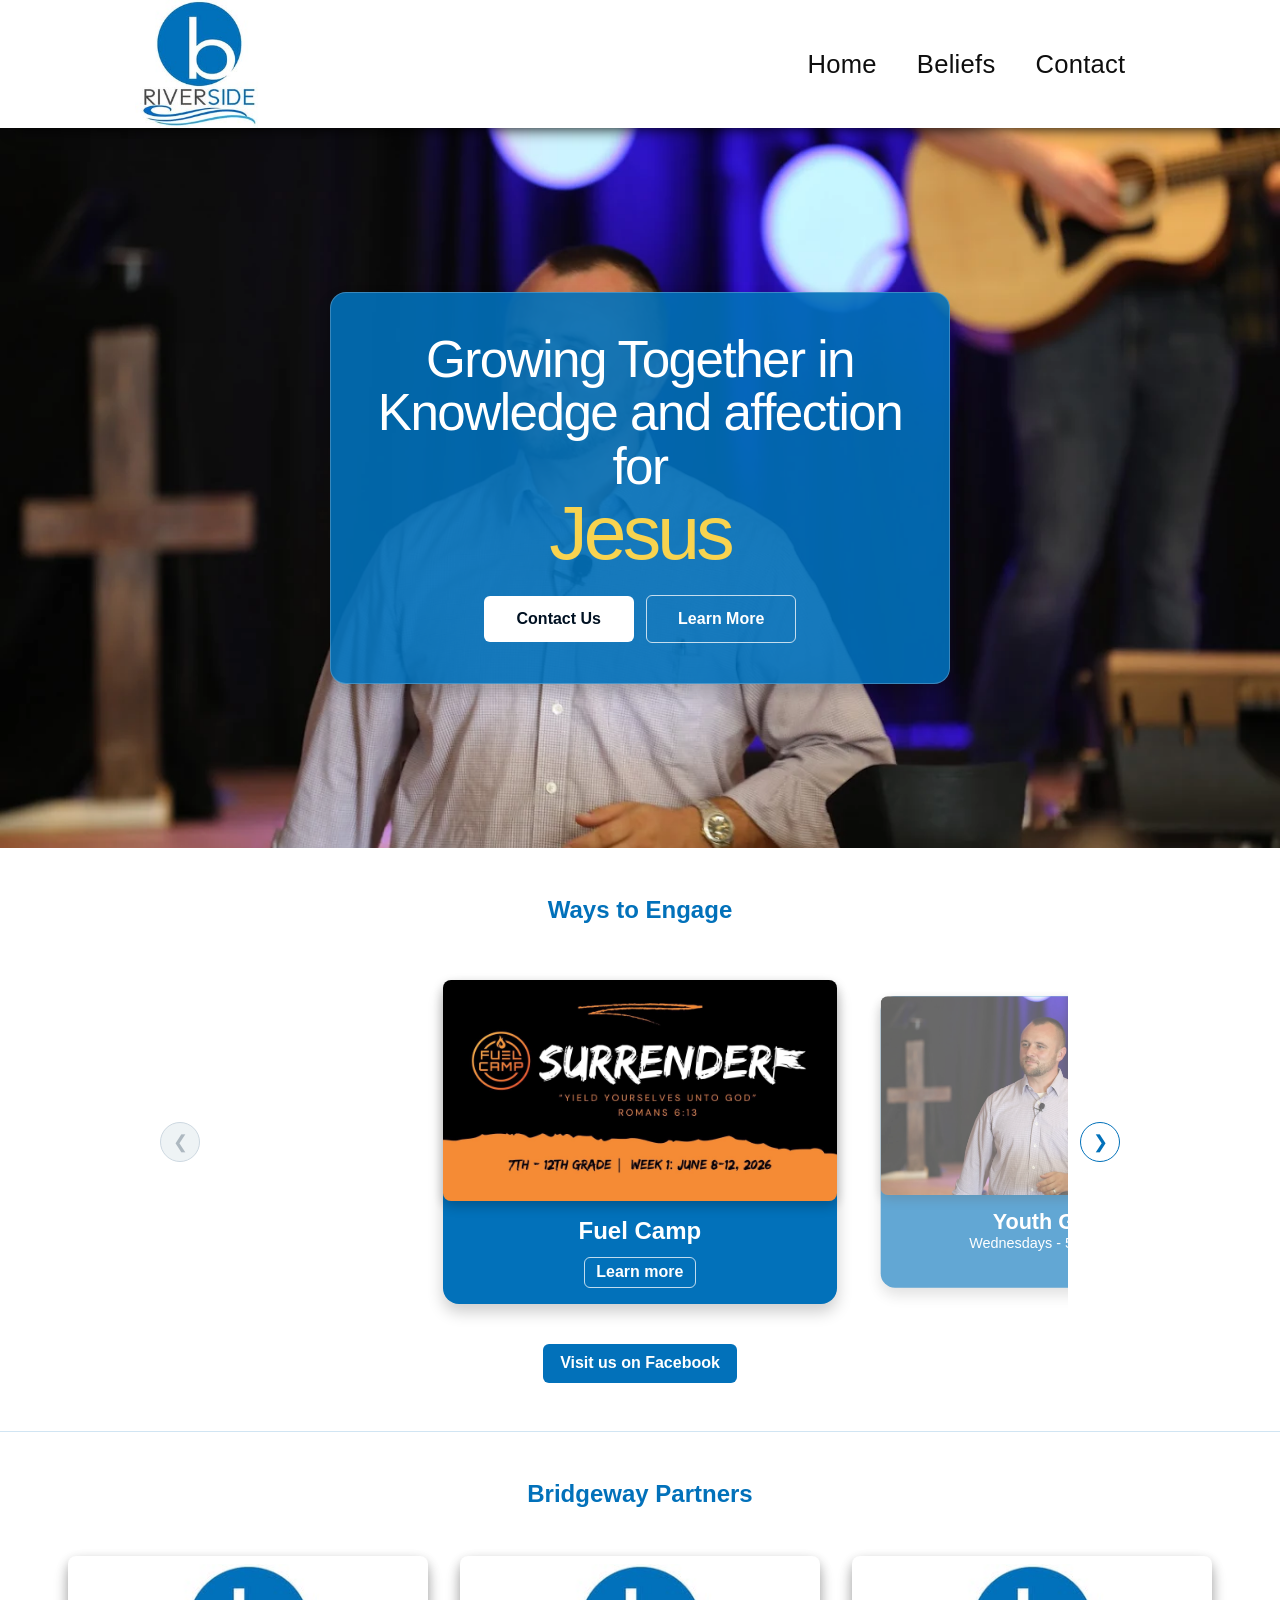
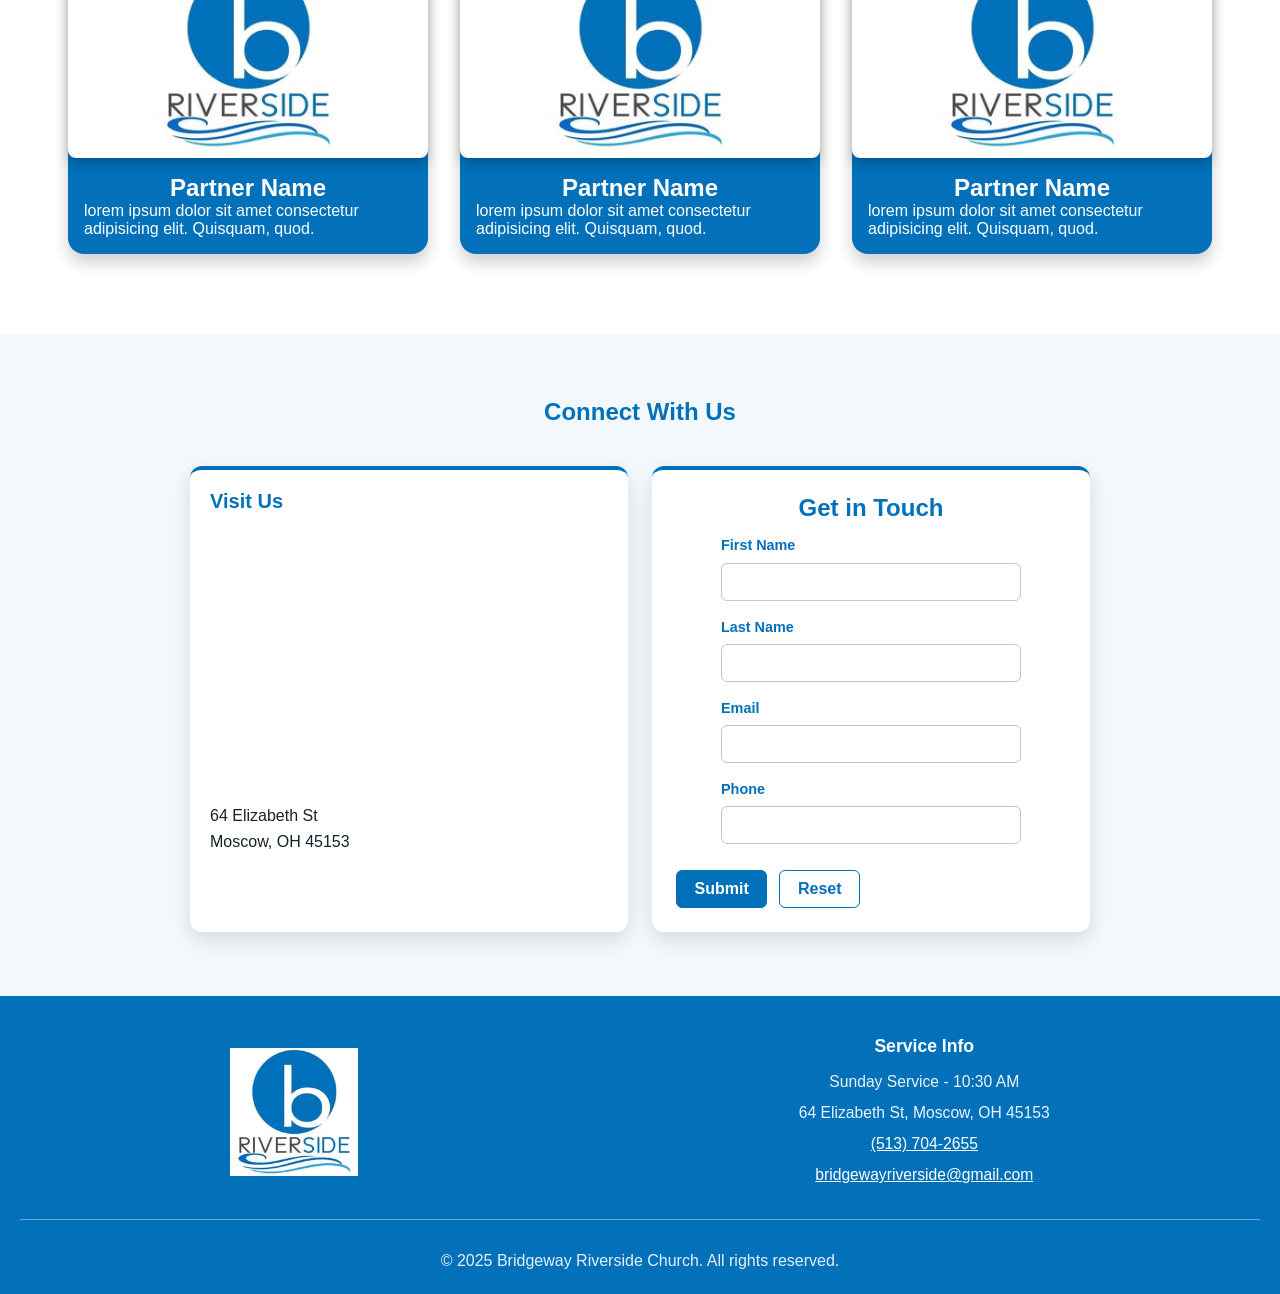
<file: index.html>
<!DOCTYPE html>
<html lang="en">
<head>
    <meta charset="UTF-8">
    <meta name="viewport" content="width=device-width, initial-scale=1.0">
    <title>Bridgeway Riverside Church</title>
    <link rel="icon" type="image/x-icon" href="./images/common/favicon.ico">
    <link rel="stylesheet" href="./css/global.css">
    <link rel="stylesheet" href="./css/index.css">
</head>
<body>
    <!--HEADER-->
    <section id="header">
        <header>
            <a href="index.html" class="site-logo-link" aria-label="Bridgeway Riverside Church home">
                <img src="images/common/bridgeway-riverside-church-logo.png" alt="Bridgeway Riverside Church" id="logo">
            </a>
            <nav id="desktop-nav" aria-label="Main navigation">
                <a href="index.html" class="navlink">Home</a>
                <a href="beliefs&history.html" class="navlink">Beliefs</a>
                <a href="index.html#contact" class="navlink">Contact</a>
            </nav>
            <details class="mobile-menu">
                <summary>Menu</summary>
                <nav id="nav" aria-label="Main navigation">
                    <a href="index.html" class="navlink">Home</a>
                    <a href="beliefs&history.html" class="navlink">Beliefs</a>
                    <a href="index.html#contact" class="navlink">Contact</a>
                </nav>
            </details>
        </header>
    </section>

    <!--HERO-->
    <section id="hero">
        <div class="hero-img">
            <div class="hero-cont">
                <h1>Growing <span class="hero-highlight hero-highlight-large">Together</span> in <span class="hero-highlight hero-highlight-large">Knowledge</span> and affection for<br>
                    <span class="hero-highlight hero-highlight-largest">Jesus</span>
                </h1>
                <!-- <h2>and then passing it on to others</h2> -->
                <a class="hero-button primary" href="#contact">Contact Us</a>
                <a class="hero-button secondary" href="beliefs&history.html">Learn More</a>
            </div>
        </div>
    </section>

    <!--OURMISSION-->
    <section id="our-mission">

    </section>

    <!--Photos (Add a automatically scrolling photo banner)-->
    <section class="photo-banner">

    </section>

    <!--WAYS TO ENGAGE-->
    <section id="ways-to-engage">
        <h1>Ways to Engage</h1>
        <div class="engagement-carousel" aria-label="Ways to engage">
            <button class="engagement-control previous" type="button" aria-label="Show previous way to engage">&#10094;</button>
            <div class="engagement-viewport">
                <div class="engagement-container" id="engagement-track">
                    <article class="engagement-item">
                        <img src="images/index/feulcamp.jpg" alt="Fuel Camp">
                        <h2>Fuel Camp</h2>
                        <a class="engagement-link" href="https://fuelcamps.com" target="_blank" rel="noopener noreferrer">Learn more</a>
                    </article>
                    <article class="engagement-item">
                        <img src="images/index/hero.png" alt="People gathering at Bridgeway Riverside">
                        <h2>Youth Group</h2>
                        <h4>Wednesdays - 5:30 to 8 PM</h4>
                    </article>
                    <article class="engagement-item">
                        <img src="images/index/hero.png" alt="People gathering at Bridgeway Riverside">
                        <h2>Mens Bible Study</h2>
                        <h4>Every Other Thursday - 6:00 to 8pm</h4>
                    </article>
                    <article class="engagement-item">
                        <img src="images/index/hero.png" alt="People gathering at Bridgeway Riverside">
                        <h2>Ladies Night</h2>
                    </article>
                </div>
            </div>
            <button class="engagement-control next" type="button" aria-label="Show next way to engage">&#10095;</button>
        </div>
        <a class="facebook-button" href="https://www.facebook.com/bridgewayriverside" target="_blank" rel="noopener noreferrer">
            Visit us on Facebook
        </a>
    </section>

    <!--partners-->
    <section id="partners">
        <h1>Bridgeway Partners</h1>
        <div class="partner-container">
            <div class="partner-item">
                <img src="images/common/bridgeway-riverside-church-logo.png" alt="">
                <h1>Partner Name</h1>
                <p>lorem ipsum dolor sit amet consectetur adipisicing elit. Quisquam, quod.</p>
            </div>
            <div class="partner-item">
                <img src="images/common/bridgeway-riverside-church-logo.png" alt="">
                <h1>Partner Name</h1>
                <p>lorem ipsum dolor sit amet consectetur adipisicing elit. Quisquam, quod.</p>
            </div>
            <div class="partner-item">
                <img src="images/common/bridgeway-riverside-church-logo.png" alt="">
                <h1>Partner Name</h1>
                <p>lorem ipsum dolor sit amet consectetur adipisicing elit. Quisquam, quod.</p>
            </div>
        </div>
    </section>

    <!--Contact-->
    <section id="contact">
        <h1>Connect With Us</h1>
        <div class="contact-layout">
            <div class="contact-location">
                <h2>Visit Us</h2>
                <iframe
                    src="https://www.google.com/maps?q=64+Elizabeth+St,+Moscow,+OH+45153&output=embed"
                    title="Map to Bridgeway Riverside Church"
                    loading="lazy"
                    referrerpolicy="no-referrer-when-downgrade"></iframe>
                <address>64 Elizabeth St<br>Moscow, OH 45153</address>
            </div>

            <form>
                <h2>Get in Touch</h2>
                <label for="fname">First Name</label>
                <input type="text" id="fname" name="first-name" autocomplete="given-name" required>

                <label for="lname">Last Name</label>
                <input type="text" id="lname" name="last-name" autocomplete="family-name" required>

                <label for="email">Email</label>
                <input type="email" id="email" name="email" autocomplete="email" required>
                
                <label for="phone">Phone</label>
                <input type="tel" id="phone" name="phone" autocomplete="tel" required>

                <div class="form-actions">
                    <button type="submit">Submit</button>
                    <button type="reset">Reset</button>
                </div>
            </form>
        </div>
    </section>

    <a class="back-to-top" href="#header" aria-label="Back to top" title="Back to top">&uarr;</a>

    <!--FOOTER-->
    <section id="footer">
        <footer>
            <div class="footer-brand">
                <img src="images/common/bridgeway-riverside-church-logo.png" alt="Bridgeway Riverside Church" id="footer-logo">
            
                <div class="social-links">
                    
                </div>
            </div>
            <div class="footer-info">
                <p>Service Info</p>
                <ul>
                    <li>Sunday Service - 10:30 AM</li>
                    <li>64 Elizabeth St, Moscow, OH 45153</li>
                    <li><a href="tel:5137042655">(513) 704-2655</a></li>
                    <li><a href="mailto:bridgewayriverside@gmail.com">bridgewayriverside@gmail.com</a></li>
                </ul>
            </div>
            <hr>
            <div class="footer-copyright">
                <p>© 2025 Bridgeway Riverside Church. All rights reserved.</p>
            </div>
        </footer>
    </section>

    <script src="js/engagement-carousel.js"></script>
</body>
</html>
</file>
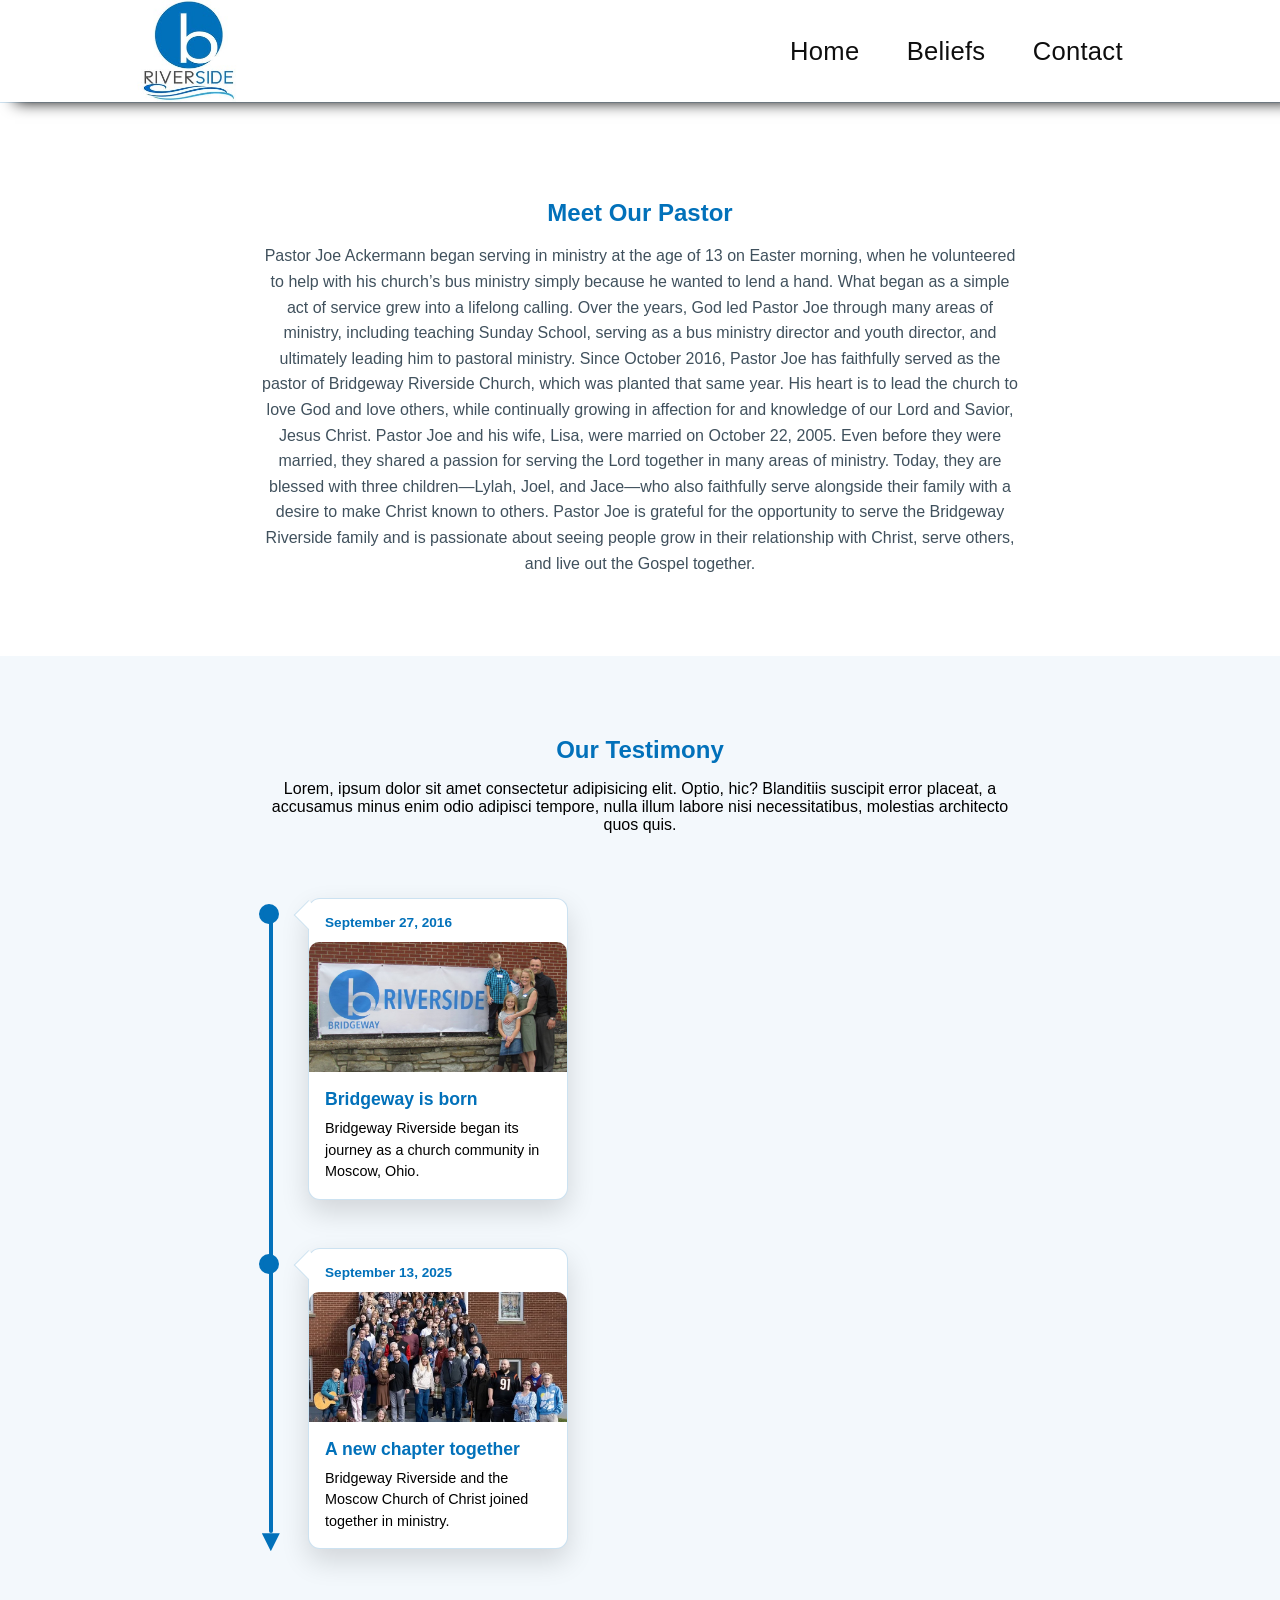
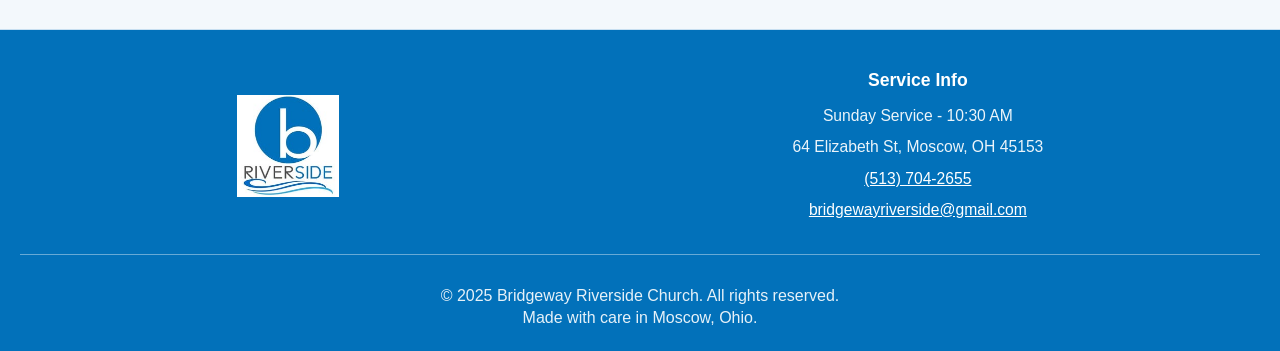
<file: beliefs&history.html>
<!DOCTYPE html>
<html lang="en">
<head>
    <meta charset="UTF-8">
    <meta name="viewport" content="width=device-width, initial-scale=1.0">
    <title>Document</title>
    <link rel="stylesheet" href="css/global.css">
    <link rel="stylesheet" href="css/beliefs&history.css">
</head>
<body>
    <!--HEADER-->
    <section id="header">
        <header>
            <img src="images/common/bridgeway-riverside-church-logo.png" alt="" id="logo" onclick="window.location.href='./index.html'">
            <div id="nav">
                <a href="index.html" class="navlink">Home</a>
                <a href="beliefs&history.html" class="navlink">Beliefs</a>
                <a href="index.html#contact" class="navlink">Contact</a>
            </div>
        </header>
    </section>

    <section id="whatwebelieve">
        <div class="beliefs-heading">
            <h1>Meet Our Pastor</h1>
            <p>Pastor Joe Ackermann began serving in ministry at the age of 13 on Easter morning, when he volunteered to help with his church’s bus ministry simply because he wanted to lend a hand. What began as a simple act of service grew into a lifelong calling. Over the years, God led Pastor Joe through many areas of ministry, including teaching Sunday School, serving as a bus ministry director and youth director, and ultimately leading him to pastoral ministry.
                Since October 2016, Pastor Joe has faithfully served as the pastor of Bridgeway Riverside Church, which was planted that same year. His heart is to lead the church to love God and love others, while continually growing in affection for and knowledge of our Lord and Savior, Jesus Christ.
                Pastor Joe and his wife, Lisa, were married on October 22, 2005. Even before they were married, they shared a passion for serving the Lord together in many areas of ministry. Today, they are blessed with three children—Lylah, Joel, and Jace—who also faithfully serve alongside their family with a desire to make Christ known to others.
                Pastor Joe is grateful for the opportunity to serve the Bridgeway Riverside family and is passionate about seeing people grow in their relationship with Christ, serve others, and live out the Gospel together.</p>
        </div>
    </section>

    <section id="history">
        <div class="testimony">
            <h1>Our Testimony</h1>
            <p>Lorem, ipsum dolor sit amet consectetur adipisicing elit. Optio, hic? Blanditiis suscipit error placeat, a accusamus minus enim odio adipisci tempore, nulla illum labore nisi necessitatibus, molestias architecto quos quis.</p>
        </div>

        <div class="timeline">
            <div class="timeline-track" aria-label="Bridgeway Riverside history">
                <div class="timeline-ray" aria-hidden="true"></div>
                <article class="timeline-event timeline-event-start">
                    <div class="timeline-card">
                        <time datetime="2016-09-27">September 27, 2016</time>
                        <img src="images/timeline/BridgewayRiversideFounding.JPEG" alt="Bridgeway Riverside church service">
                        <h2>Bridgeway is born</h2>
                        <p>Bridgeway Riverside began its journey as a church community in Moscow, Ohio.</p>
                    </div>
                    <span class="timeline-dot" aria-hidden="true"></span>
                </article>

                <article class="timeline-event timeline-event-merge">
                    <span class="timeline-dot" aria-hidden="true"></span>
                    <div class="timeline-card">
                        <time datetime="2025-09-13">September 13, 2025</time>
                        <img src="images/timeline/bridgewaymerging.jpg" alt="Bridgeway Riverside logo">
                        <h2>A new chapter together</h2>
                        <p>Bridgeway Riverside and the Moscow Church of Christ joined together in ministry.</p>
                    </div>
                </article>
            </div>
        </div>

    </section>
    
    <!--FOOTER-->
    <section id="footer">
        <footer>
            <div class="footer-brand">
                <img src="images/common/bridgeway-riverside-church-logo.png" alt="" id="logo" onclick="window.location.href='#'">
            
                <div class="social-links">
                    
                </div>
            </div>
            <div class="footer-info">
                <p>Service Info</p>
                <ul>
                    <li>Sunday Service - 10:30 AM</li>
                    <li>64 Elizabeth St, Moscow, OH 45153</li>
                    <li><a href="tel:5137042655">(513) 704-2655</a></li>
                    <li><a href="mailto:bridgewayriverside@gmail.com">bridgewayriverside@gmail.com</a></li>
                </ul>
            </div>
            <hr>
            <div class="footer-copyright">
                <p>© 2025 Bridgeway Riverside Church. All rights reserved.</p>
                <p>Made with care in Moscow, Ohio.</p>
            </div>
        </footer>
    </section>
</body>
</html>
</file>
<file: css/global.css>
* {
    margin: 0;
    font-family: 'Segoe UI', Tahoma, Geneva, Verdana, sans-serif;
    box-sizing: border-box;
}

html { 
    scroll-behavior: smooth; 
}

body {
    overflow-x: hidden;
}

:root {
    --navlink: rgb(14, 14, 14);
    --white: #ffffff;
    --bridgewayblue: #0271ba;
}

/* Header Styling */
header {
    display: flex;
    justify-content: space-around;
    gap: 20%;
    box-shadow: 15px 0px 15px 0px black;
    z-index: 10;
    position:relative;
}

#logo {
    width: 8vw;
    max-width: 120px;
    min-width: 64px;
    height: auto;
    cursor: pointer;
}

.site-logo-link {
    display: flex;
    align-items: center;
}

.mobile-menu {
    display: none;
}

.mobile-menu summary {
    display: none;
}

#footer-logo {
    width: 8vw;
    max-width: 120px;
    min-width: 64px;
    height: auto;
}

@media (max-width: 700px) {
    header {
        display: flex;
        flex-direction: column;
        gap: 0.5rem;
        padding: 0.75rem 1rem;
    }

    .site-logo-link {
        justify-content: center;
    }

    .mobile-menu {
        display: block;
        width: 100%;
    }

    .mobile-menu summary {
        display: block;
        width: 100%;
        padding: 0.65rem 1rem;
        border: 1px solid rgba(2, 113, 186, 0.35);
        border-radius: 6px;
        color: var(--bridgewayblue);
        cursor: pointer;
        font-weight: 600;
        list-style: none;
        text-align: center;
    }

    .mobile-menu summary::-webkit-details-marker {
        display: none;
    }

    .mobile-menu summary::after {
        content: " +";
    }

    .mobile-menu[open] summary::after {
        content: " -";
    }

    #nav {
        display: flex;
        flex-direction: column;
        gap: 0;
        margin: 0;
        padding-top: 0.35rem;
        font-size: 1rem;
    }

    .navlink {
        padding: 0.7rem 1rem;
        border-bottom: 1px solid rgba(2, 113, 186, 0.12);
        text-align: center;
    }
}

@media (max-width: 420px) {
    header {
        align-items: center;
    }

    #logo,
    #footer-logo {
        min-width: 56px;
    }

    #nav {
        font-size: 0.85rem;
    }
}

    /* Navigation Styling */
    #nav {
        font-size: 2vw;
        margin-top: auto;
        margin-bottom: auto;
        letter-spacing: .01em;
    }

    .navlink {
        color: var(--navlink);
        text-decoration: none;
        font-weight:350;
        transition: color 200ms;
        padding: 20px;
    }

    .navlink:hover {
        transition: color 200ms;
        color: var(--bridgewayblue);
    }

#desktop-nav {
    display: flex;
    align-items: center;
    gap: 0;
    font-size: 2vw;
    letter-spacing: .01em;
}

.mobile-menu summary {
    display: none;
}

@media (max-width: 700px) {
    header {
        flex-direction: column;
        gap: 0.5rem;
        padding: 0.75rem 1rem;
    }

    #desktop-nav {
        display: none;
    }

    .mobile-menu {
        display: block;
        width: 100%;
    }

    .mobile-menu summary {
        display: block;
        width: 100%;
        padding: 0.65rem 1rem;
        border: 1px solid rgba(2, 113, 186, 0.35);
        border-radius: 6px;
        color: var(--bridgewayblue);
        cursor: pointer;
        font-weight: 600;
        list-style: none;
        text-align: center;
    }

    #nav {
        align-items: stretch;
        flex-direction: column;
        gap: 0;
        margin: 0;
        padding-top: 0.35rem;
        font-size: 1rem;
    }

    .navlink {
        padding: 0.7rem 1rem;
        border-bottom: 1px solid rgba(2, 113, 186, 0.12);
        text-align: center;
    }
}



/* Footer Styling */

footer {
    background-color: var(--bridgewayblue);
    display: flex;
    flex-wrap: wrap;
    justify-content: space-around;
    align-items: center;
    gap: 20px;
    padding: 40px 20px 20px;
}

footer .footer-brand,
footer .footer-info {
    display: flex;
    flex-direction: column;
    align-items: center;
}

footer .footer-info {
    max-width: 320px;
    text-align: center;
}

footer .footer-info p {
    color: #ffffff;
    font-size: 1.1rem;
    font-weight: 600;
    margin-bottom: 12px;
}

footer .footer-info ul {
    list-style: none;
    padding: 0;
    display: grid;
    gap: 6px;
}

footer .footer-info li {
    color: rgba(255, 255, 255, 0.92);
    font-size: 0.98rem;
    line-height: 1.6;
}

footer .footer-info a {
    color: #ffffff;
    text-decoration: underline;
    transition: color 0.2s ease;
}

footer .footer-info a:hover {
    color: rgba(255, 255, 255, 0.8);
}

    /* Copright Section Styling */
    footer hr {
        width: 100%;
        border: none;
        border-top: 1px solid rgba(255, 255, 255, 0.4);
        margin: 12px 0 8px;
    }
    
    footer .footer-copyright {
        width: 100%;
        text-align: center;
        color: rgba(255, 255, 255, 0.9);
        padding-top: 0;
    }
    
    footer .footer-copyright p {
        margin: 4px 0;
    }
</file>
<file: css/index.css>
/*hero*/

.hero-img {
    min-height: min(720px, 84vh);
    height: auto;
    background-image: url("../images/index/hero.png");
    background-position: center 20%;
    background-repeat: no-repeat;
    background-size: cover;
    display: flex;
    justify-content: center;
    align-items: center;
    padding: clamp(3rem, 8vw, 6rem) 5vw;
}

.hero-cont {
    background-color: rgba(2, 113, 186, 0.9);
    color: var(--white);
    width: min(100%, 620px);
    padding: clamp(1.5rem, 4vw, 2.5rem);
    border: 1px solid rgba(255, 255, 255, 0.22);
    border-radius: 16px;
    text-align: center;
    margin: 0;
    box-shadow: 0 8px 16px rgba(0, 0, 0, 0.2);
}

.hero-cont h1 {
    font-size: clamp(3rem, 4vw, 4.6rem);
    font-weight: 350;
    line-height: 1.04;
    margin-bottom: 1.4rem;
    letter-spacing: -0.03em;
}

.hero-highlight {
    color: #f8d34f;
    font-size: 1.08em;
    font-weight: 350;
}

.hero-highlight-large {
    font-size: 1em;
    font-weight: 350;
    color: inherit;
}

.hero-highlight-largest {
    font-size: 1.5em;
    font-weight: 350;
    letter-spacing: -0.05em;
}

.service-time {
    display: inline-flex;
    align-items: center;
    justify-content: center;
    background: rgba(255, 255, 255, 0.18);
    border: 1px solid rgba(255, 255, 255, 0.35);
    padding: 0.9rem 1.45rem;
    border-radius: 999px;
    color: #ffffff;
    font-weight: 700;
    letter-spacing: 0.08em;
    margin-bottom: 1.25rem;
}

.service-time li {
    margin: 0;
    padding: 0;
    list-style: none;
    font-size: 0.95rem;
}

.hero-button {
    display: inline-block;
    text-align: center;
    text-decoration: none;
    min-width: 150px;
    padding: 14px 26px;
    border-radius: 6px;
    border: none;
    cursor: pointer;
    font-size: 1rem;
    font-weight: 700;
    transition: transform 0.2s ease, opacity 0.2s ease;
}

.hero-button.primary {
    background: #ffffff;
    color: #012;
    margin-right: 0.5rem;
}

.hero-button.secondary {
    background: transparent;
    color: #ffffff;
    border: 1px solid rgba(255, 255, 255, 0.75);
}

.hero-button:hover {
    transform: translateY(-2px);
    opacity: 0.95;
}

.hero-button.secondary:hover,
.hero-button.secondary:focus-visible {
    background: #f8d34f;
    border-color: #f8d34f;
    color: #12364a;
}

/*ways to engage and partners*/
#ways-to-engage,
#partners {
    padding: 3rem 5vw;
}

#header #logo {
    width: 10vw;
    max-width: 140px;
}


#ways-to-engage > h1,
#partners > h1 {
    margin: 0 0 1.5rem;
    color: var(--bridgewayblue);
    text-align: center;
}

#ways-to-engage h4 {
    border-top: 1px solid rgba(2, 113, 186, 0.18);
    text-align: center;
    font-weight: 400;
}

#partners {
    border-top: 1px solid rgba(2, 113, 186, 0.18);
}

.engagement-container,
.partner-container {
    display: flex;
    justify-content: center;
    gap: 2rem;
    padding: 1.5rem 0 2rem;
}

.engagement-carousel {
    position: relative;
    display: flex;
    align-items: center;
    gap: 0.75rem;
    width: min(100%, 960px);
    margin: 0 auto;
}

.engagement-viewport {
    min-width: 0;
    flex: 1;
    overflow: hidden;
}

.engagement-container {
    display: flex;
    justify-content: flex-start;
    gap: 1.5rem;
    width: auto;
    padding: 2rem 0;
    will-change: transform;
}

.engagement-item,
.partner-item {
    background-color: var(--bridgewayblue);
    color: #ffffff;
    padding: 1rem;
    border-radius: 16px;
    box-shadow: 0 8px 16px rgba(0, 0, 0, 0.2);
    width: clamp(280px, 46%, 420px);
    max-width: 100%;
    flex: 0 0 clamp(280px, 46%, 420px);
}

.engagement-item {
    padding: 1rem;
    opacity: 0.62;
    transform: scale(0.9);
    transition: opacity 200ms ease, transform 200ms ease;
}

.partner-item {
    width: clamp(240px, 38%, 360px);
    flex-basis: clamp(240px, 38%, 360px);
}

.engagement-item.is-active {
    opacity: 1;
    transform: scale(1);
}

.engagement-control {
    position: relative;
    z-index: 2;
    flex: 0 0 40px;
    width: 40px;
    height: 40px;
    border: 1px solid var(--bridgewayblue);
    border-radius: 50%;
    background-color: var(--white);
    color: var(--bridgewayblue);
    cursor: pointer;
    font-size: 1.15rem;
}

.engagement-control:hover,
.engagement-control:focus-visible {
    background-color: var(--bridgewayblue);
    color: var(--white);
}

.engagement-control:disabled {
    border-color: #b8c8d4;
    background-color: #e8eef2;
    color: #8b9ba6;
    cursor: not-allowed;
    opacity: 0.7;
}

.engagement-control:disabled:hover,
.engagement-control:disabled:focus-visible {
    background-color: #e8eef2;
    color: #8b9ba6;
}

.facebook-button {
    display: block;
    width: fit-content;
    margin: 0.5rem auto 0;
    padding: 0.65rem 1.1rem;
    border-radius: 6px;
    background-color: var(--bridgewayblue);
    color: var(--white);
    text-decoration: none;
    font-weight: 600;
    transition: opacity 200ms ease, transform 200ms ease;
}

.facebook-button:hover,
.facebook-button:focus-visible {
    opacity: 0.85;
    transform: translateY(-2px);
}

.engagement-item img,
.partner-item img {
    display: block;
    width: calc(100% + 1.5rem);
    aspect-ratio: 16 / 9;
    height: auto;
    margin: -0.75rem -0.75rem 1rem;
    border: 0;
    border-radius: 8px;
    box-shadow: 0 5px 12px rgba(0, 0, 0, 0.24);
    object-fit: cover;
}

.engagement-item img {
    width: calc(100% + 2rem);
    margin: -1rem -1rem 1rem;
}

.partner-item img {
    width: calc(100% + 2rem);
    aspect-ratio: 16 / 9;
    margin: -1rem -1rem 1rem;
    padding: 0.5rem;
    background-color: var(--white);
    object-fit: contain;
}

#footer #footer-logo {
    width: 10vw;
    max-width: 140px;
}

.engagement-item h1,
.engagement-item h2,
.partner-item h1,
.partner-item h2 {
    text-align: center;
}

.engagement-link {
    display: block;
    width: fit-content;
    margin: 0.7rem auto 0;
    padding: 0.35rem 0.7rem;
    border: 1px solid rgba(255, 255, 255, 0.75);
    border-radius: 6px;
    color: var(--white);
    font-weight: 600;
    text-decoration: none;
    transition: background-color 200ms ease, color 200ms ease;
}

.engagement-link:hover,
.engagement-link:focus-visible {
    border-color: #f8d34f;
    background-color: #f8d34f;
    color: #12364a;
}

/*contact form*/
#contact {
    background-color: #f3f8fc;
    padding: 4rem 5vw;
}

#contact > h1 {
    width: min(100%, 900px);
    margin: 0 auto 2.5rem;
    color: var(--bridgewayblue);
    text-align: center;
}

#contact .contact-layout {
    display: grid;
    grid-template-columns: repeat(2, minmax(0, 1fr));
    align-items: stretch;
    gap: 1.5rem;
    width: min(100%, 900px);
    margin: 0 auto;
}

#contact .contact-location {
    overflow: hidden;
    border-top: 4px solid var(--bridgewayblue);
    border-radius: 12px;
    background-color: var(--white);
    box-shadow: 0 8px 20px rgba(0, 0, 0, 0.12);
}

#contact .contact-location h2,
#contact .contact-location address {
    margin: 1.25rem;
}

#contact .contact-location h2 {
    color: var(--bridgewayblue);
    font-size: 1.25rem;
}

#contact .contact-location iframe {
    display: block;
    width: 100%;
    height: 250px;
    border: 0;
}

#contact .contact-location address {
    color: #17232b;
    font-style: normal;
    line-height: 1.6;
}

#contact form {
    display: grid;
    grid-template-columns: 1fr;
    gap: 0.6rem;
    width: 100%;
    height: 100%;
    box-sizing: border-box;
    margin: 0;
    padding: 1.5rem;
    border-top: 4px solid var(--bridgewayblue);
    border-radius: 12px;
    background-color: var(--white);
    box-shadow: 0 8px 20px rgba(0, 0, 0, 0.12);
}

#contact form h2 {
    margin: 0 0 0.35rem;
    color: var(--bridgewayblue);
    text-align: center;
}

#contact label {
    width: min(100%, 300px);
    justify-self: center;
    color: var(--bridgewayblue);
    font-size: 0.9rem;
    font-weight: 600;
}

#contact input {
    width: min(100%, 300px);
    justify-self: center;
    min-height: 38px;
    margin-bottom: 0.5rem;
    padding: 0.5rem 0.7rem;
    border: 1px solid #b8c8d4;
    border-radius: 6px;
    background-color: var(--white);
    color: #17232b;
    font: inherit;
}

#contact input:focus {
    border-color: var(--bridgewayblue);
    outline: 3px solid rgba(2, 113, 186, 0.2);
}

#contact .form-actions {
    display: flex;
    gap: 0.75rem;
    margin-top: 0.5rem;
}

#contact button {
    min-height: 38px;
    padding: 0.5rem 1.1rem;
    border: 1px solid var(--bridgewayblue);
    border-radius: 6px;
    background-color: var(--bridgewayblue);
    color: var(--white);
    cursor: pointer;
    font: inherit;
    font-weight: 600;
}

#contact button[type="reset"] {
    background-color: transparent;
    color: var(--bridgewayblue);
}

#contact button:hover,
#contact button:focus-visible {
    opacity: 0.85;
}

.back-to-top {
    position: fixed;
    right: 1.5rem;
    bottom: 1.5rem;
    z-index: 10;
    display: grid;
    width: 44px;
    height: 44px;
    place-items: center;
    border: 1px solid var(--bridgewayblue);
    border-radius: 6px;
    background-color: var(--bridgewayblue);
    box-shadow: 0 6px 14px rgba(0, 0, 0, 0.2);
    color: var(--white);
    font-size: 1.4rem;
    font-weight: 700;
    line-height: 1;
    opacity: 0;
    pointer-events: none;
    text-decoration: none;
    transform: translateY(0.5rem);
    visibility: hidden;
    transition: background-color 200ms ease, color 200ms ease, opacity 200ms ease, transform 200ms ease, visibility 200ms ease;
}

.back-to-top.is-visible {
    opacity: 1;
    pointer-events: auto;
    transform: translateY(0);
    visibility: visible;
}

.back-to-top:hover,
.back-to-top:focus-visible {
    border-color: #f8d34f;
    background-color: #f8d34f;
    color: #12364a;
    transform: translateY(-2px);
}

@media (max-width: 600px) {
    #contact {
        padding: 3rem 5vw;
    }

    #contact .contact-layout {
        grid-template-columns: 1fr;
    }

    #contact .contact-location iframe {
        height: 220px;
    }

    #contact form {
        padding: 1.5rem;
    }

    .engagement-carousel {
        width: calc(100% + 2rem);
        margin-left: -1rem;
    }

    .engagement-container {
        padding-right: calc((100% - 280px) / 2);
        padding-left: calc((100% - 280px) / 2);
    }

    .engagement-item {
        width: 280px;
        flex-basis: 280px;
        padding: 1.25rem;
    }

    .engagement-control {
        flex-basis: 32px;
        width: 32px;
        height: 32px;
        font-size: 0.9rem;
    }
}

@media (max-width: 760px) {
    .hero-img {
        min-height: 680px;
        background-position: 62% center;
    }

    .hero-cont {
        width: min(100%, 520px);
    }

    .hero-cont h1 {
        font-size: clamp(2.4rem, 9vw, 3.8rem);
    }

    .engagement-carousel {
        display: block;
        width: 100%;
        margin-left: 0;
    }

    .engagement-control {
        display: none;
    }

    .engagement-viewport {
        overflow: visible;
    }

    .engagement-container {
        flex-direction: column;
        align-items: center;
        gap: 1.5rem;
        padding: 1.5rem 0 2rem;
        transform: none !important;
    }

    .engagement-item {
        width: min(100%, 360px);
        flex-basis: auto;
        margin-right: auto;
        margin-left: auto;
        opacity: 1;
        transform: none;
    }

    #contact .contact-layout {
        grid-template-columns: 1fr;
        width: min(100%, 620px);
    }

    #contact form {
        height: auto;
    }

    .partner-container {
        flex-wrap: wrap;
    }

    .partner-item {
        width: min(100%, 260px);
    }
}

@media (max-width: 480px) {
    .hero-img {
        min-height: 620px;
        padding: 2rem 1rem;
    }

    .hero-cont {
        border-radius: 16px;
    }

    .hero-button {
        display: block;
        width: 100%;
        margin: 0 0 0.75rem;
    }

    .hero-button.primary {
        margin-right: 0;
    }

    #ways-to-engage,
    #partners,
    #contact {
        padding-right: 1rem;
        padding-left: 1rem;
    }

    .engagement-control {
        flex-basis: 30px;
        width: 30px;
        height: 30px;
    }

    .engagement-item {
        flex-basis: 260px;
        width: 260px;
        padding: 1rem;
    }

    #contact input,
    #contact label {
        width: 100%;
    }

    footer {
        flex-direction: column;
        text-align: center;
    }
}

.engagement-item.is-expanded {
    transform: scale(1.08);
    z-index: 3;
}
</file>
<file: css/beliefs&history.css>
#history {
    padding: 5rem 8vw;
    background-color: #f3f8fc;
    border-bottom: 1px solid rgba(2, 113, 186, 0.18);
}

.testimony {
    max-width: 760px;
    margin: 0 auto 4rem;
    text-align: center;
}

.testimony h1,
.beliefs-heading h1 {
    margin-bottom: 1rem;
    color: var(--bridgewayblue);
    text-align: center;
}

#whatwebelieve {
    min-height: 260px;
    padding: 6rem 8vw 5rem;
    background-color: var(--white);
    border-top: 1px solid rgba(2, 113, 186, 0.18);
}

.beliefs-heading {
    max-width: 760px;
    margin: 0 auto;
    text-align: center;
}

.beliefs-heading p {
    margin-top: 0.75rem;
    color: #40515d;
    line-height: 1.6;
}

.timeline {
    width: min(100%, 760px);
    margin: 0 auto;
}

.timeline-track {
    position: relative;
    display: flex;
    flex-direction: column;
    gap: 3rem;
    width: 100%;
    padding: 0 0 0 3rem;
}

.timeline-ray {
    position: absolute;
    z-index: 0;
    top: 1rem;
    bottom: 1rem;
    left: 0.55rem;
    width: 4px;
    height: auto;
    border-radius: 999px;
    background: var(--bridgewayblue);
}

.timeline-ray::after {
    content: "";
    position: absolute;
    top: 100%;
    left: 50%;
    width: 18px;
    height: 18px;
    background: var(--bridgewayblue);
    clip-path: polygon(0 0, 100% 0, 50% 100%);
    transform: translateX(-50%);
}

.timeline-event {
    position: relative;
    z-index: 1;
    display: flex;
    flex-direction: column;
    align-items: stretch;
    min-height: 0;
}

.timeline-card {
    position: relative;
    width: min(100%, 260px);
    border: 1px solid rgba(2, 113, 186, 0.2);
    border-radius: 12px;
    background: var(--white);
    box-shadow: 0 12px 28px rgba(0, 0, 0, 0.14);
}

.timeline-card::before {
    content: "";
    position: absolute;
    top: 1rem;
    left: -11px;
    width: 20px;
    height: 20px;
    border-top: 0;
    border-left: 1px solid rgba(2, 113, 186, 0.2);
    border-bottom: 1px solid rgba(2, 113, 186, 0.2);
    background: var(--white);
    transform: translateY(-50%) rotate(45deg);
}

.timeline-card time,
.timeline-card h2,
.timeline-card p {
    display: block;
    margin-right: 1rem;
    margin-left: 1rem;
}

.timeline-card time {
    padding-top: 1rem;
    color: var(--bridgewayblue);
    font-size: 0.85rem;
    font-weight: 700;
}

.timeline-card img {
    width: 100%;
    height: 130px;
    margin-top: 0.75rem;
    border-radius: 10px 10px 0 0;
    object-fit: cover;
}

.timeline-card h2 {
    margin-top: 0.8rem;
    margin-bottom: 0.5rem;
    color: var(--bridgewayblue);
    font-size: 1.1rem;
}

.timeline-card p {
    margin-bottom: 1rem;
    line-height: 1.5;
    font-size: 0.9rem;
}

.timeline-dot {
    position: absolute;
    left: 50%;
    width: 20px;
    height: 20px;
    border: 4px solid var(--bridgewayblue);
    border-radius: 50%;
    background: var(--bridgewayblue);
    transform: translate(-50%, -50%);
}

.timeline-event-start .timeline-dot {
    top: 1rem;
    left: -2.45rem;
}

.timeline-event-merge .timeline-dot {
    top: 1rem;
    left: -2.45rem;
}

@media (max-width: 700px) {
    #history {
        padding: 3rem 5vw;
    }

    .timeline {
        width: auto;
    }

    .timeline-track {
        padding-left: 2rem;
    }

    .timeline-event .timeline-dot {
        top: 2rem;
        right: auto;
        bottom: auto;
        left: -1.45rem;
        transform: translate(-50%, -50%);
    }

    .timeline-card img {
        height: 140px;
    }
}
</file>
